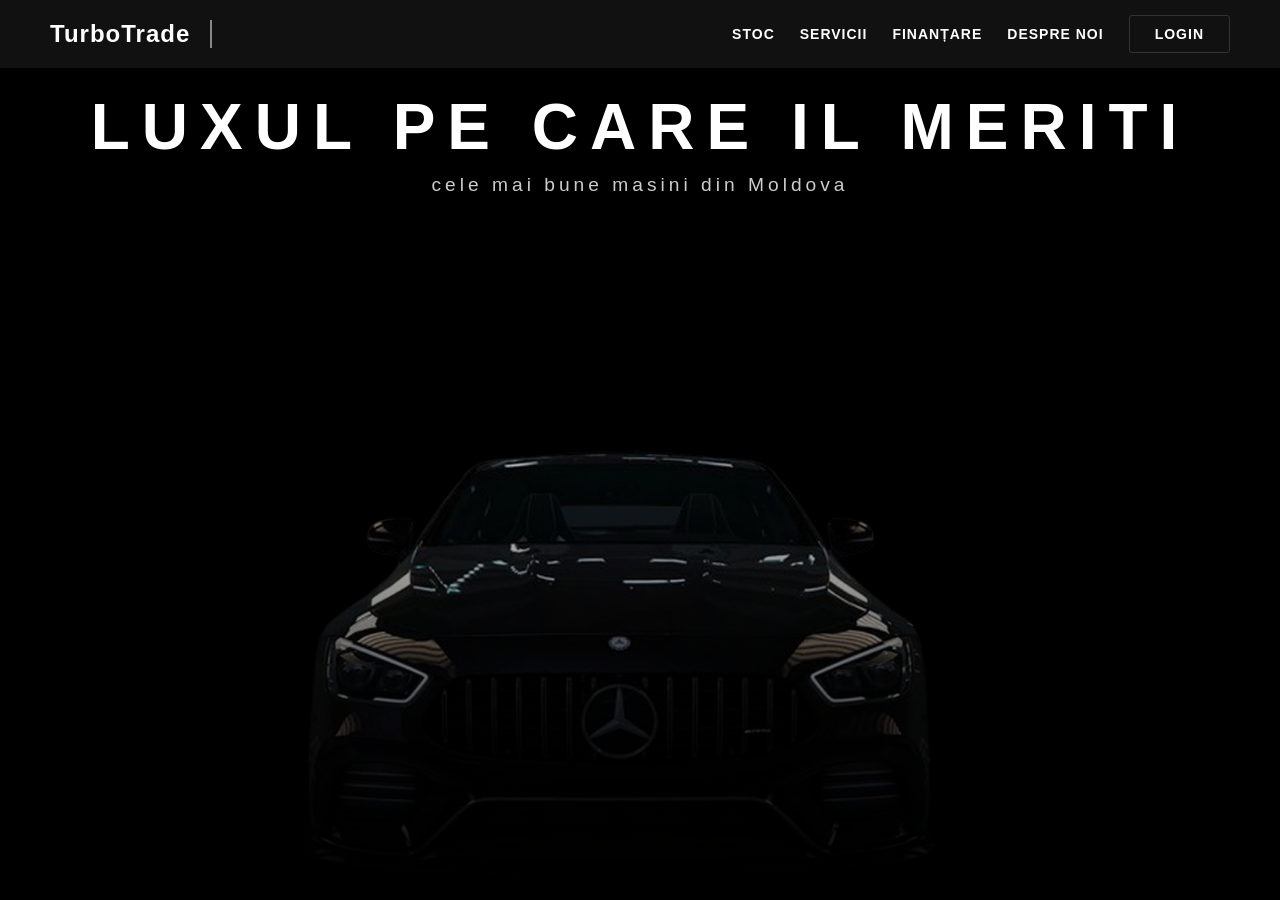
<file: index.html>
<!DOCTYPE html>
<html lang="en">
<head>
    <link rel="stylesheet" href="style.css">
    <meta charset="UTF-8">
    <meta name="viewport" content="width=device-width, initial-scale=1.0">
    <title>TurboTrade</title>
</head>
<body>
    <nav class="navbar">
    <div class="logo"><a href="index.html">TurboTrade</a></div>
    <ul class="navbtn">
        <li><a href="catalog.html">STOC</a></li>
        <li><a href="servicii.html">SERVICII</a></li>
        <li><a href="finantare.html">FINANȚARE</a></li>
        <li><a href="despre-noi.html">DESPRE NOI</a></li>

        <li class="login-btn-outline" id="nav-login"><a href="login.html">LOGIN</a></li>
        <li class="login-btn-outline" id="nav-profil" style="display: none;"><a href="profil.html">PROFIL</a></li>
    </ul>
</nav>

    <main>
        <section class="herocontent">
            <h1>Luxul pe care il meriti</h1>
            <p>cele mai bune masini din Moldova</p>
        </section>
    </main>
    <script src="navbar.js"></script>
</body>
</html>
</file>
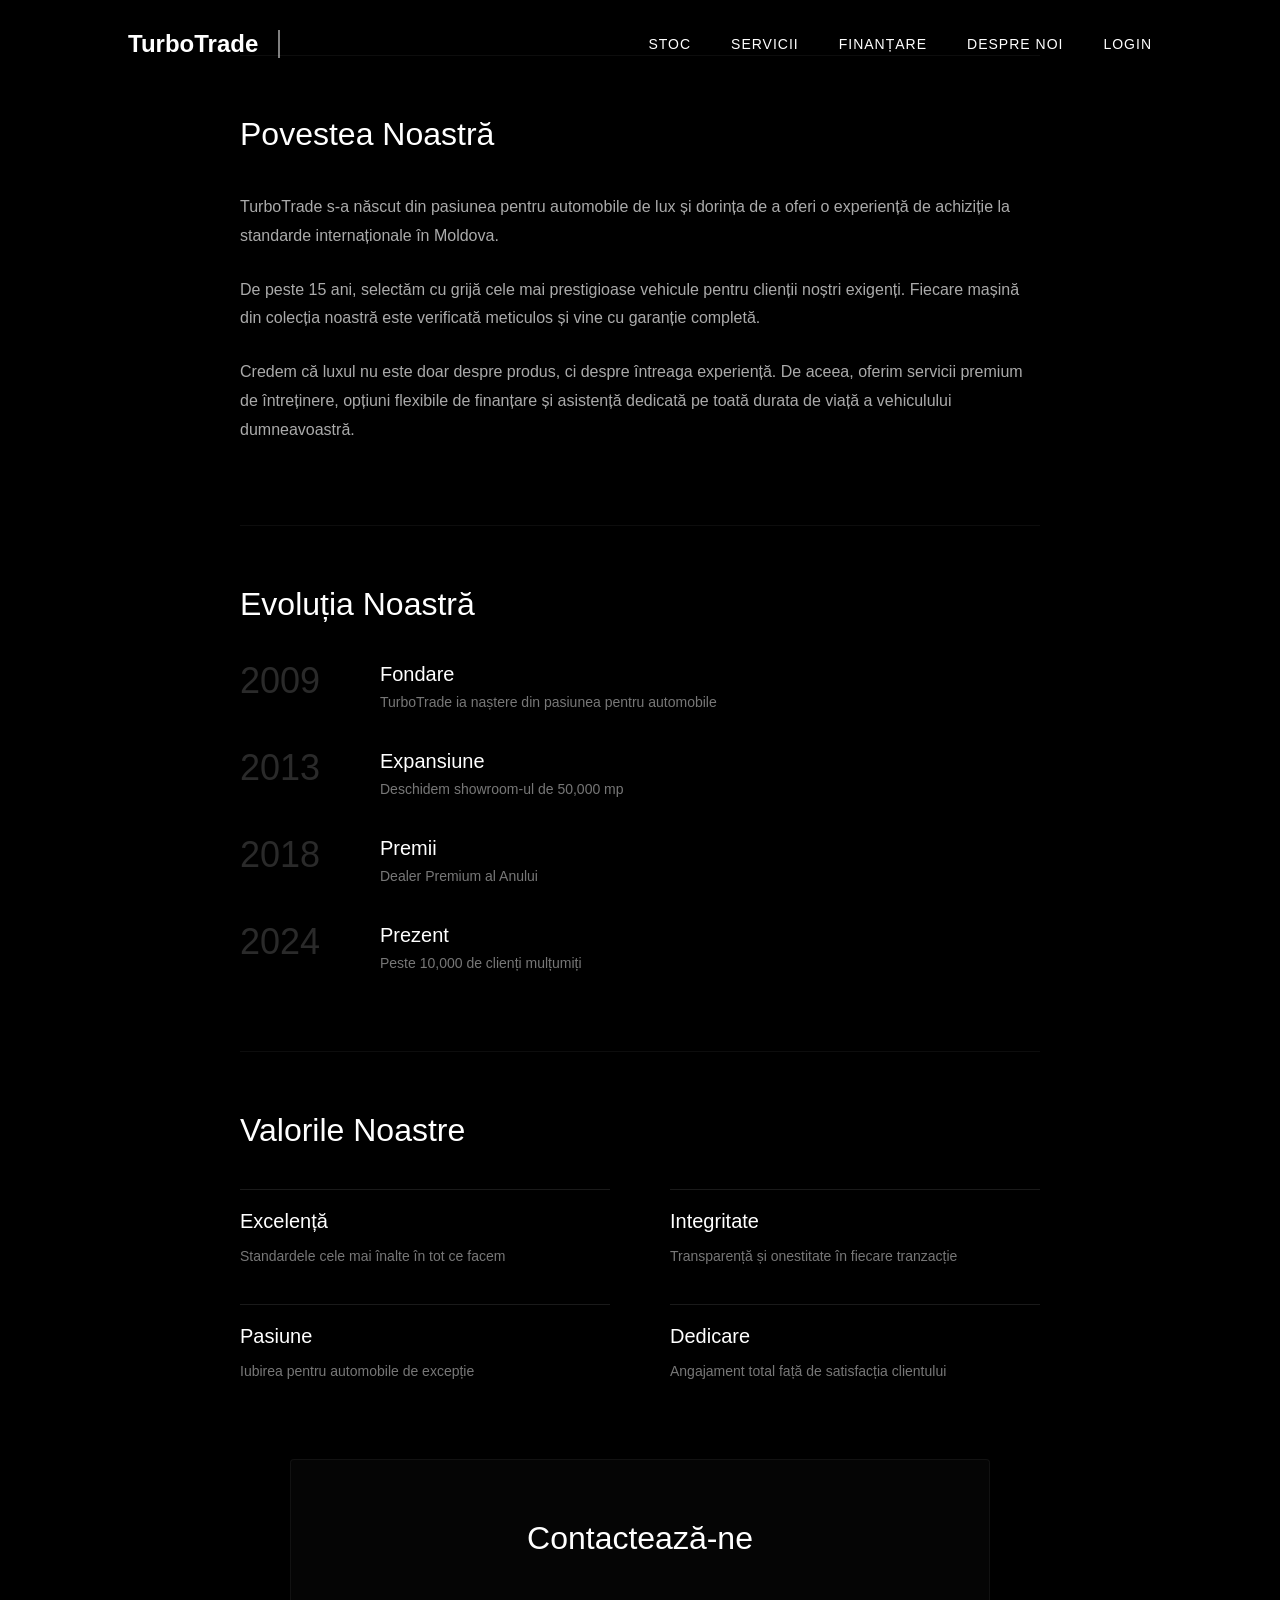
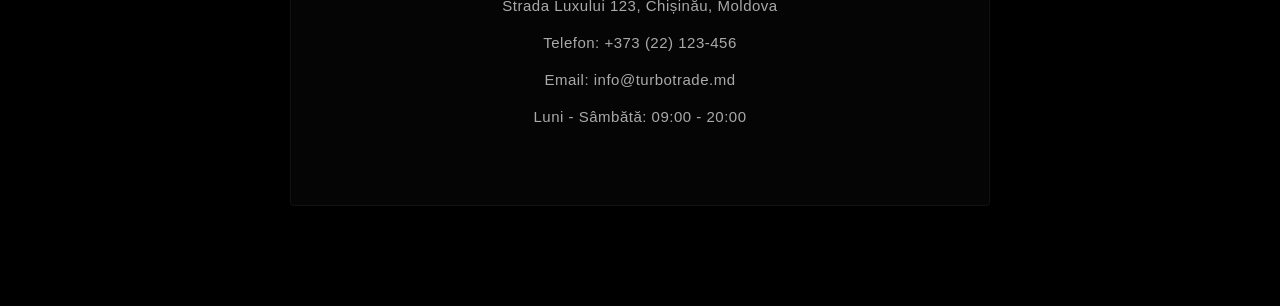
<file: despre-noi.html>
<!DOCTYPE html>
<html lang="ro">
<head>
    <meta charset="UTF-8">
    <meta name="viewport" content="width=device-width, initial-scale=1.0">
    <title>TurboTrade - Despre Noi</title>
    <link rel="stylesheet" href="despre-noi.css">
</head>
<body>

    <nav class="navbar">
        <div class="logo"><a href="index.html">TurboTrade</a></div>
        <ul class="navbtn">
            <li><a href="catalog.html">STOC</a></li>
            <li><a href="servicii.html">SERVICII</a></li>
            <li><a href="finantare.html">FINANȚARE</a></li>
            <li><a href="despre-noi.html">DESPRE NOI</a></li>
            
            <li class="login-btn-outline" id="nav-login"><a href="login.html">LOGIN</a></li>
            <li class="login-btn-outline" id="nav-profil" style="display: none;"><a href="profil.html">PROFIL</a></li>
            
        </ul>
    </nav>
    <div class="container">

        <header class="page-header">
            <h1>DESPRE NOI</h1>
            <p>15 ani de excelență automobilistică</p>
        </header>

        <section class="about-section">
            <h2 class="section-title">Povestea Noastră</h2>
            <div class="about-text">
                <p>TurboTrade s-a născut din pasiunea pentru automobile de lux și dorința de a oferi o experiență de achiziție la standarde internaționale în Moldova.</p>
                <p>De peste 15 ani, selectăm cu grijă cele mai prestigioase vehicule pentru clienții noștri exigenți. Fiecare mașină din colecția noastră este verificată meticulos și vine cu garanție completă.</p>
                <p>Credem că luxul nu este doar despre produs, ci despre întreaga experiență. De aceea, oferim servicii premium de întreținere, opțiuni flexibile de finanțare și asistență dedicată pe toată durata de viață a vehiculului dumneavoastră.</p>
            </div>
        </section>

        <section class="about-section">
            <h2 class="section-title">Evoluția Noastră</h2>
            
            <div class="timeline">
                <div class="timeline-item">
                    <div class="timeline-year">2009</div>
                    <div class="timeline-content">
                        <h3>Fondare</h3>
                        <p>TurboTrade ia naștere din pasiunea pentru automobile</p>
                    </div>
                </div>
                
                <div class="timeline-item">
                    <div class="timeline-year">2013</div>
                    <div class="timeline-content">
                        <h3>Expansiune</h3>
                        <p>Deschidem showroom-ul de 50,000 mp</p>
                    </div>
                </div>
                
                <div class="timeline-item">
                    <div class="timeline-year">2018</div>
                    <div class="timeline-content">
                        <h3>Premii</h3>
                        <p>Dealer Premium al Anului</p>
                    </div>
                </div>
                
                <div class="timeline-item">
                    <div class="timeline-year">2024</div>
                    <div class="timeline-content">
                        <h3>Prezent</h3>
                        <p>Peste 10,000 de clienți mulțumiți</p>
                    </div>
                </div>
            </div>
        </section>

        <section class="about-section">
            <h2 class="section-title">Valorile Noastre</h2>
            
            <div class="values-grid">
                <div class="value-box">
                    <h3>Excelență</h3>
                    <p>Standardele cele mai înalte în tot ce facem</p>
                </div>
                <div class="value-box">
                    <h3>Integritate</h3>
                    <p>Transparență și onestitate în fiecare tranzacție</p>
                </div>
                <div class="value-box">
                    <h3>Pasiune</h3>
                    <p>Iubirea pentru automobile de excepție</p>
                </div>
                <div class="value-box">
                    <h3>Dedicare</h3>
                    <p>Angajament total față de satisfacția clientului</p>
                </div>
            </div>
        </section>

        <section class="contact-section">
            <div class="contact-box">
                <h2>Contactează-ne</h2>
                <p>Strada Luxului 123, Chișinău, Moldova</p>
                <p>Telefon: +373 (22) 123-456</p>
                <p>Email: info@turbotrade.md</p>
                <p>Luni - Sâmbătă: 09:00 - 20:00</p>
            </div>
        </section>

    </div>
    <script src="navbar.js"></script>
</body>
</html>
</file>
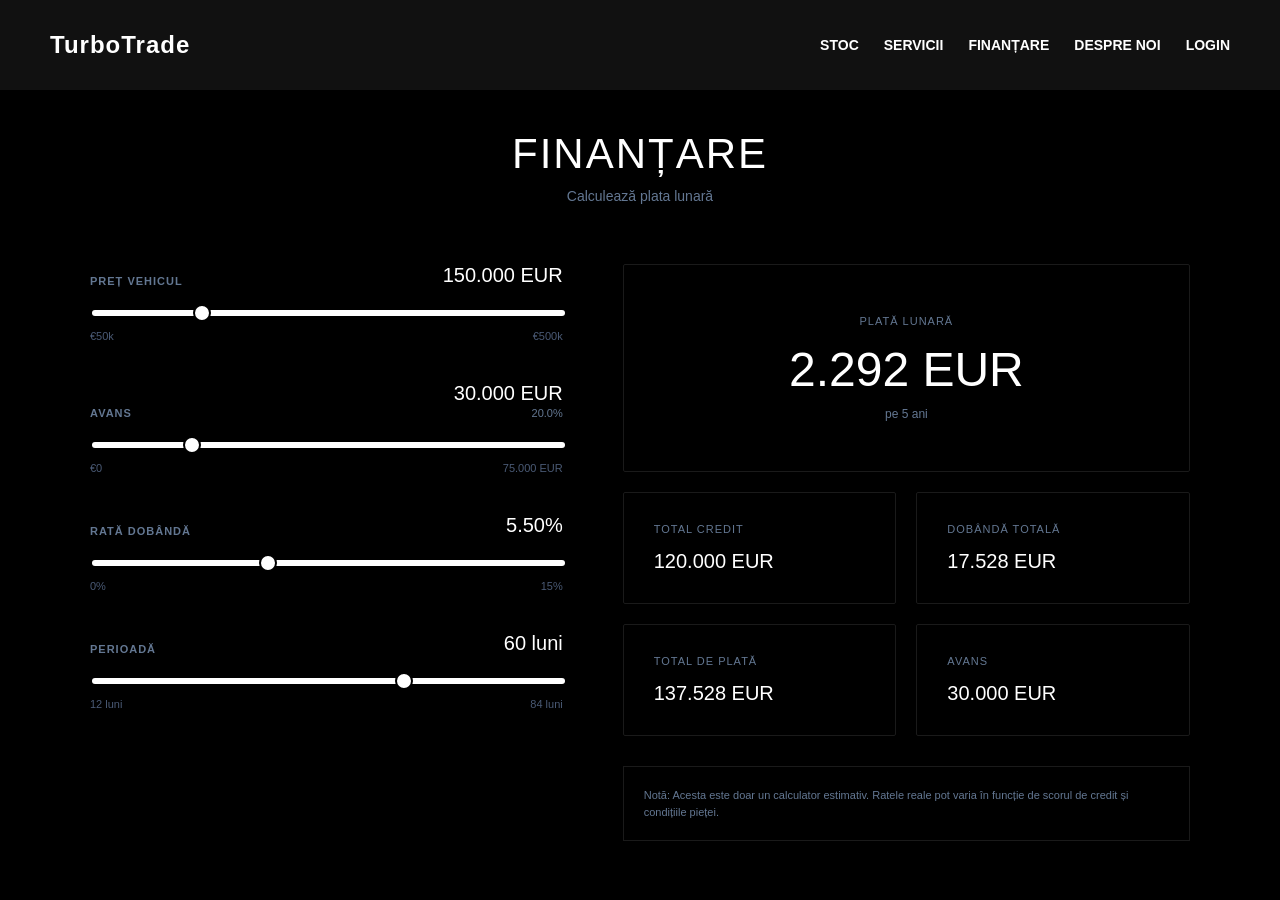
<file: finantare.html>
<!DOCTYPE html>
<html lang="ro">
<head>
    <meta charset="UTF-8">
    <meta name="viewport" content="width=device-width, initial-scale=1.0">
    <title>TurboTrade - Finanțare</title>
    <link rel="stylesheet" href="finantare.css">
</head>
<body class="dark-theme">

    <nav class="navbar">
    <div class="logo"><a href="index.html">TurboTrade</a></div>
    <ul class="navbtn">
        <li><a href="catalog.html">STOC</a></li>
        <li><a href="servicii.html">SERVICII</a></li>
        <li><a href="finantare.html">FINANȚARE</a></li>
        <li><a href="despre-noi.html">DESPRE NOI</a></li>

        <li class="login-btn-outline" id="nav-login"><a href="login.html">LOGIN</a></li>
        <li class="login-btn-outline" id="nav-profil" style="display: none;"><a href="profil.html">PROFIL</a></li>
    </ul>
</nav>

    <main class="calculator-page">
        
        <header class="page-header">
            <h1>FINANȚARE</h1>
            <p>Calculează plata lunară</p>
        </header>

        <section class="calculator-container">
            
            <div class="calc-inputs">
                
                <div class="input-group">
                    <div class="input-header">
                        <span class="label">PREȚ VEHICUL</span>
                        <span class="value">150.000 EUR</span>
                    </div>
                    <input type="range" min="50000" max="500000" value="150000" class="custom-slider">
                    <div class="input-bounds">
                        <span>€50k</span>
                        <span>€500k</span>
                    </div>
                </div>

                <div class="input-group">
                    <div class="input-header">
                        <span class="label">AVANS</span>
                        <div class="value-container">
                            <span class="value">30.000 EUR</span>
                            <span class="sub-value">20.0%</span>
                        </div>
                    </div>
                    <input type="range" min="0" max="75000" value="30000" class="custom-slider">
                    <div class="input-bounds">
                        <span>€0</span>
                        <span>75.000 EUR</span>
                    </div>
                </div>

                <div class="input-group">
                    <div class="input-header">
                        <span class="label">RATĂ DOBÂNDĂ</span>
                        <span class="value">5.50%</span>
                    </div>
                    <input type="range" min="0" max="15" value="5.5" step="0.1" class="custom-slider">
                    <div class="input-bounds">
                        <span>0%</span>
                        <span>15%</span>
                    </div>
                </div>

                <div class="input-group">
                    <div class="input-header">
                        <span class="label">PERIOADĂ</span>
                        <span class="value">60 luni</span>
                    </div>
                    <input type="range" min="12" max="84" value="60" step="12" class="custom-slider">
                    <div class="input-bounds">
                        <span>12 luni</span>
                        <span>84 luni</span>
                    </div>
                </div>

            </div>

            <div class="calc-results">
                
                <div class="result-card primary-result">
                    <span class="result-label">PLATĂ LUNARĂ</span>
                    <h2 class="result-value-large">2.292 EUR</h2>
                    <span class="result-subtext">pe 5 ani</span>
                </div>

                <div class="results-grid">
                    <div class="result-card">
                        <span class="result-label">TOTAL CREDIT</span>
                        <span class="result-value">120.000 EUR</span>
                    </div>
                    <div class="result-card">
                        <span class="result-label">DOBÂNDĂ TOTALĂ</span>
                        <span class="result-value">17.528 EUR</span>
                    </div>
                    <div class="result-card">
                        <span class="result-label">TOTAL DE PLATĂ</span>
                        <span class="result-value">137.528 EUR</span>
                    </div>
                    <div class="result-card">
                        <span class="result-label">AVANS</span>
                        <span class="result-value">30.000 EUR</span>
                    </div>
                </div>

                <div class="calc-note">
                    <p>Notă: Acesta este doar un calculator estimativ. Ratele reale pot varia în funcție de scorul de credit și condițiile pieței.</p>
                </div>

            </div>
        </section>
    </main>
    
    <script src="script.js"></script>
    <script src="navbar.js"></script>
</body>
</html>
</file>
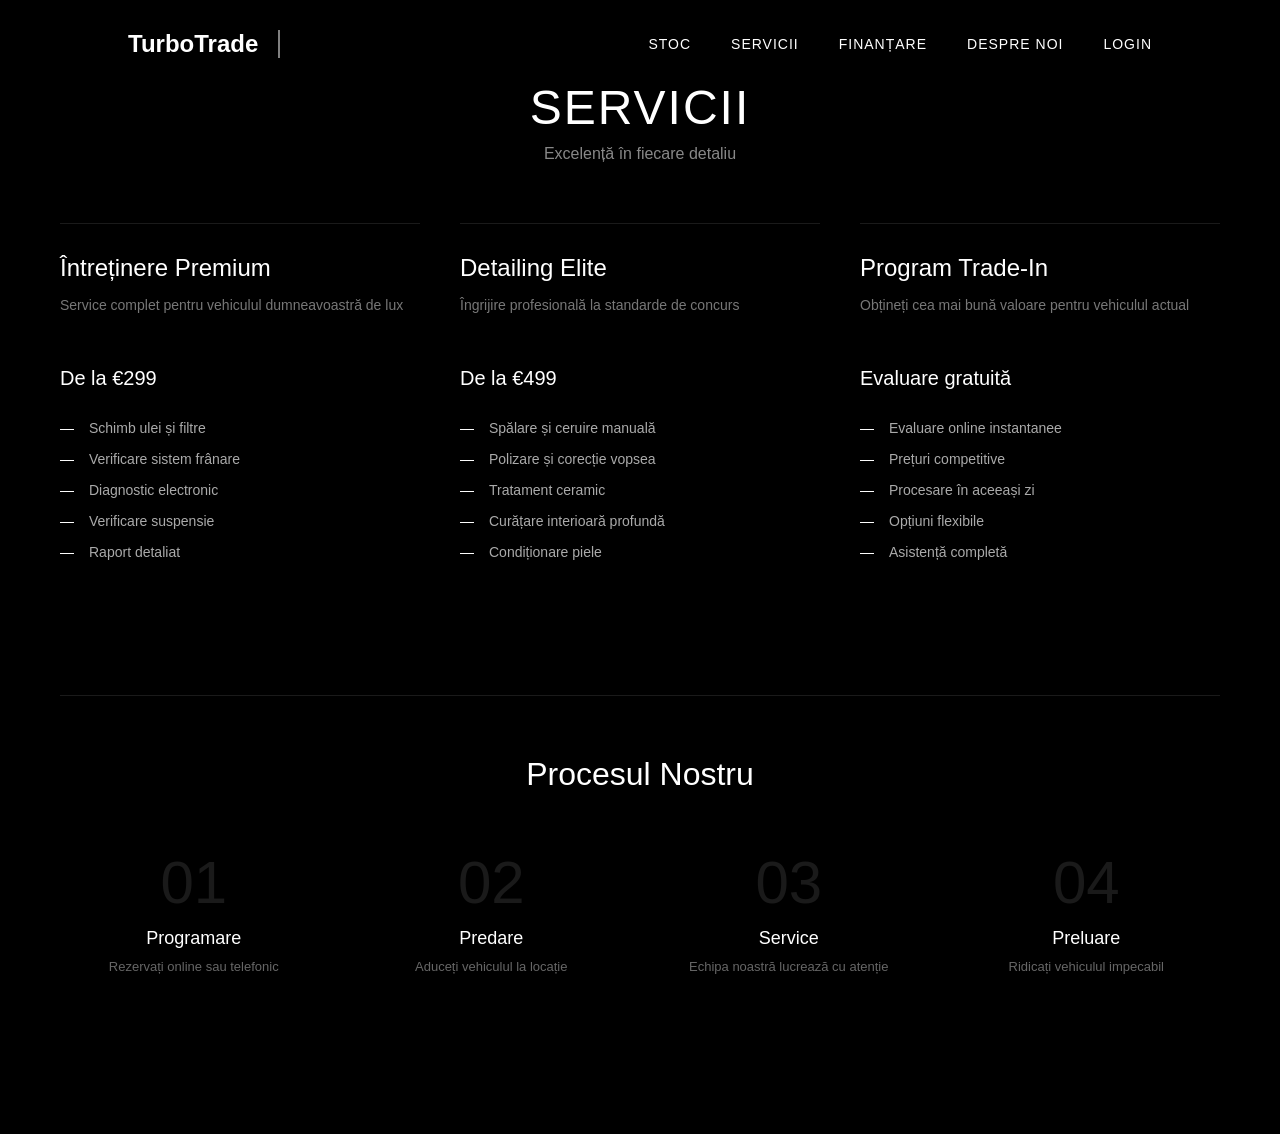
<file: servicii.html>
<!DOCTYPE html>
<html lang="ro">
<head>
    <meta charset="UTF-8">
    <meta name="viewport" content="width=device-width, initial-scale=1.0">
    <title>TurboTrade - Servicii</title>
    <link rel="stylesheet" href="servicii.css">
</head>
<body>

    <nav class="navbar">
        <div class="logo"><a href="index.html">TurboTrade</a></div>
        <ul class="navbtn">
            <li><a href="catalog.html">STOC</a></li>
            <li><a href="servicii.html">SERVICII</a></li>
            <li><a href="finantare.html">FINANȚARE</a></li>
            <li><a href="despre-noi.html">DESPRE NOI</a></li>
            
            <li class="login-btn-outline" id="nav-login"><a href="login.html">LOGIN</a></li>
            <li class="login-btn-outline" id="nav-profil" style="display: none;"><a href="profil.html">PROFIL</a></li>
            
        </ul>
    </nav>

    <div class="container">
        <header class="page-header">
            <h1>SERVICII</h1>
            <p>Excelență în fiecare detaliu</p>
        </header>

        <section class="services-grid">
            <div class="service-column">
                <h2>Întreținere Premium</h2>
                <p class="service-desc">Service complet pentru vehiculul dumneavoastră de lux</p>
                <div class="service-price">De la €299</div>
                <ul class="service-list">
                    <li>Schimb ulei și filtre</li>
                    <li>Verificare sistem frânare</li>
                    <li>Diagnostic electronic</li>
                    <li>Verificare suspensie</li>
                    <li>Raport detaliat</li>
                </ul>
            </div>

            <div class="service-column">
                <h2>Detailing Elite</h2>
                <p class="service-desc">Îngrijire profesională la standarde de concurs</p>
                <div class="service-price">De la €499</div>
                <ul class="service-list">
                    <li>Spălare și ceruire manuală</li>
                    <li>Polizare și corecție vopsea</li>
                    <li>Tratament ceramic</li>
                    <li>Curățare interioară profundă</li>
                    <li>Condiționare piele</li>
                </ul>
            </div>

            <div class="service-column">
                <h2>Program Trade-In</h2>
                <p class="service-desc">Obțineți cea mai bună valoare pentru vehiculul actual</p>
                <div class="service-price">Evaluare gratuită</div>
                <ul class="service-list">
                    <li>Evaluare online instantanee</li>
                    <li>Prețuri competitive</li>
                    <li>Procesare în aceeași zi</li>
                    <li>Opțiuni flexibile</li>
                    <li>Asistență completă</li>
                </ul>
            </div>
        </section>

        <hr class="divider">

        <section class="process-section">
            <h2 class="process-title">Procesul Nostru</h2>
            
            <div class="process-grid">
                <div class="process-step">
                    <div class="step-number">01</div>
                    <div class="step-title">Programare</div>
                    <div class="step-desc">Rezervați online sau telefonic</div>
                </div>
                
                <div class="process-step">
                    <div class="step-number">02</div>
                    <div class="step-title">Predare</div>
                    <div class="step-desc">Aduceți vehiculul la locație</div>
                </div>
                
                <div class="process-step">
                    <div class="step-number">03</div>
                    <div class="step-title">Service</div>
                    <div class="step-desc">Echipa noastră lucrează cu atenție</div>
                </div>
                
                <div class="process-step">
                    <div class="step-number">04</div>
                    <div class="step-title">Preluare</div>
                    <div class="step-desc">Ridicați vehiculul impecabil</div>
                </div>
            </div>
        </section>
    
    </div>
    <script src="navbar.js"></script>
</body>
</html>
</file>
<file: style.css>
* {
    margin: 0;
    padding: 0;
    box-sizing: border-box;
}

body {
    background-color: #000; /* Fundal negru de siguranță */
    font-family: 'Inter', sans-serif; /* Sau orice font clean ai ales */
    overflow-x: hidden; /* Previne scroll-ul orizontal */
}
nav {
    display: flex;
    justify-content: space-between;
    align-items: center;
    padding: 30px 10%; /* Spațiu generos pe laterale */
    position: absolute;
    top: 0;
    width: 100%;
    z-index: 1000;
}

.logo {
    color: white;
    font-size: 24px;
    font-weight: bold;
    padding-right: 20px;
    border-right: 2px solid rgba(255, 255, 255, 0.5); /* Bara verticală din Figma */
}

.navbtn {
    display: flex;
    list-style: none;
    gap: 40px; /* Spațiu între link-uri */
}

.navbtn a {
    color: white;
    text-decoration: none;
    text-transform: uppercase;
    font-size: 14px;
    letter-spacing: 1px;
    transition: opacity 0.3s;
}

.navbtn a:hover {
    opacity: 0.7;
}
.logo a, .logo a:visited {
    color: #ffffff; /* Forțează culoarea albă mereu */
    text-decoration: none; /* Elimină liniuța de sub link, dacă există */
}

.herocontent {
    position: relative;
    height: 100vh;
    width: 100%;

    background: linear-gradient(to bottom, 
                rgba(0,0,0,0.8) 0%, 
                transparent 40%, 
                rgba(0,0,0,1) 100%), 
                url('imagini/masinahero.png');

    /* CONFIGURAȚIA PENTRU A COBORÎ MAȘINA */
    background-size: 75%;               
    background-position: center 98%;    
    background-repeat: no-repeat;
    background-color: #000;

    display: flex;
    flex-direction: column;
    justify-content: flex-start;
    align-items: center;
    padding-top: 10vh;                  
    text-align: center;
    color: white;
}

.herocontent h1 {
    font-size: 4rem;
    text-transform: uppercase;
    letter-spacing: 12px;
    margin-bottom: 10px;
}

.herocontent p{
    font-size: 1.2rem;
    letter-spacing: 4px;
    color: rgba(255, 255, 255, 0.8);
}
 
/* --- SETĂRI GENERALE PENTRU DARK THEME --- */
body.dark-theme {
    background-color: #000000;
    color: #ffffff;
    font-family: 'Segoe UI', Tahoma, Geneva, Verdana, sans-serif;
    margin: 0;
    padding: 0;
    min-height: 100vh;
    display: flex;
    flex-direction: column;
}

/* --- MENIUL DE NAVIGARE (NAVBAR) --- */
.navbar {
    display: flex;
    justify-content: space-between;
    align-items: center;
    padding: 30px 60px;
}

.navbar {
    display: flex;
    justify-content: space-between;
    align-items: center;
    background-color: #111; /* Un negru elegant pentru tema auto */
    padding: 20px 50px;
}

.logo a {
    color: #fff;
    text-decoration: none;
    font-size: 24px;
    font-weight: bold;
    letter-spacing: 1px;
}

.navbtn {
    list-style: none;
    display: flex;
    align-items: center;
    gap: 25px;
}

.navbtn li a {
    color: #fff;
    text-decoration: none;
    font-size: 14px;
    font-weight: 600;
    transition: color 0.3s;
}

/* Butonul de login din meniu */
.login-btn-outline a {
    color: #fff !important;
    border: 1px solid #333;
    padding: 10px 25px;
    border-radius: 3px;
    font-weight: bold;
}

.login-btn-outline a:hover {
    background-color: #fff;
    color: #000 !important;
}


.login-container {
    flex: 1;
    display: flex;
    justify-content: center;
    align-items: center;
    padding: 50px 20px;
}

.login-box {
    width: 100%;
    max-width: 420px;
    display: flex;
    flex-direction: column;
    gap: 25px;
}


.input-group {
    display: flex;
    flex-direction: column;
    gap: 10px;
}

.input-group label {
    color: #637792; 
    font-size: 11px;
    font-weight: bold;
    letter-spacing: 1px;
}

.input-group input {
    background-color: #030303;
    border: 1px solid #1a1a1a;
    color: #fff;
    padding: 15px;
    border-radius: 4px;
    font-size: 14px;
    outline: none;
    transition: border-color 0.3s;
}

.input-group input:focus {
    border-color: #444;
}

.input-group input::placeholder {
    color: #444;
}


.form-options {
    display: flex;
    justify-content: space-between;
    align-items: center;
    font-size: 13px;
}

.remember-me {
    display: flex;
    align-items: center;
    gap: 8px;
    color: #aaa;
    cursor: pointer;
}

.forgot-password {
    color: #aaa;
    text-decoration: none;
    transition: color 0.3s;
}

.forgot-password:hover {
    color: #fff;
}


.submit-btn {
    background-color: transparent;
    color: #fff;
    border: 1px solid #222;
    padding: 18px;
    font-size: 12px;
    font-weight: bold;
    letter-spacing: 2px;
    cursor: pointer;
    border-radius: 3px;
    margin-top: 10px;
    transition: all 0.3s ease;
}

.submit-btn:hover {
    background-color: #fff;
    color: #000;
}


.register-link {
    text-align: center;
    font-size: 13px;
    color: #666;
}

.register-link a {
    color: #fff;
    text-decoration: none;
    font-weight: bold;
    margin-left: 5px;
}


.divider {
    height: 1px;
    background-color: #111;
    margin: 20px 0;
}


.benefits-section {
    text-align: center;
}

.benefits-section h4 {
    color: #4a5a75;
    font-size: 11px;
    letter-spacing: 1px;
    margin-bottom: 20px;
}

.benefits-section ul {
    list-style: none;
    padding: 0;
    margin: 0 auto;
    display: inline-block;
    text-align: left;
}

.benefits-section li {
    color: #aaa;
    font-size: 13px;
    margin-bottom: 15px;
    position: relative;
    padding-left: 25px;
}

.benefits-section li::before {
    content: "—";
    position: absolute;
    left: 0;
    color: #aaa;
}

/* Stilizare mesaje feedback */
.feedback-msg {
    padding: 10px;
    margin-bottom: 15px;
    border-radius: 5px;
    text-align: center;
    font-weight: bold;
    font-size: 0.9rem;
}

.feedback-msg.error {
    background-color: #ff4d4d;
    color: white;
    border: 1px solid #cc0000;
}

.feedback-msg.success {
    background-color: #4CAF50;
    color: white;
    border: 1px solid #2e7d32;
}

/* Animație CSS simplă pentru eroare la buton (Sarcina g) */
@keyframes shake {
    0%, 100% { transform: translateX(0); }
    25% { transform: translateX(-5px); }
    50% { transform: translateX(5px); }
    75% { transform: translateX(-5px); }
}

.btn-error-shake {
    animation: shake 0.4s ease-in-out;
    background-color: #ff4d4d !important;
}
</file>
<file: despre-noi.css>
* {
    margin: 0;
    padding: 0;
    box-sizing: border-box;
}

body {
    background-color: #000; 
    font-family: 'Inter', sans-serif; 
    overflow-x: hidden; 
}

nav {
    display: flex;
    justify-content: space-between;
    align-items: center;
    padding: 30px 10%; 
    position: absolute;
    top: 0;
    width: 100%;
    z-index: 1000;
}

.logo {
    color: white;
    font-size: 24px;
    font-weight: bold;
    padding-right: 20px;
    border-right: 2px solid rgba(255, 255, 255, 0.5); 
}

.navbtn {
    display: flex;
    list-style: none;
    gap: 40px; 
}

.navbtn a {
    color: white;
    text-decoration: none;
    text-transform: uppercase;
    font-size: 14px;
    letter-spacing: 1px;
    transition: opacity 0.3s;
}

.logo a, .logo a:visited {
    color: #ffffff; /* Forțează culoarea albă mereu */
    text-decoration: none; /* Elimină liniuța de sub link, dacă există */
}

.navbtn a:hover {
    opacity: 0.7;
}

.about-section {
    max-width: 800px;
    margin: 0 auto 80px auto;
    border-top: 1px solid rgba(255, 255, 255, 0.05);
    padding-top: 60px;
}

.section-title {
    font-size: 32px;
    font-weight: 300;
    margin-bottom: 40px;
    color: #ffffff !important;
}

.about-text p {
    color: #aaaaaa;
    font-size: 16px;
    line-height: 1.8;
    margin-bottom: 25px;
}

.timeline {
    display: flex;
    flex-direction: column;
    gap: 40px;
}

.timeline-item {
    display: flex;
    align-items: flex-start;
    gap: 40px;
}

.timeline-year {
    font-size: 36px;
    font-weight: 200;
    color: #2a2a2a; 
    min-width: 100px;
    line-height: 1;
}

.timeline-content h3 {
    font-size: 20px;
    font-weight: 400;
    color: #ffffff !important;
    margin-bottom: 8px;
}

.timeline-content p {
    color: #777777;
    font-size: 14px;
}

.values-grid {
    display: grid;
    grid-template-columns: repeat(2, 1fr);
    column-gap: 60px;
    row-gap: 40px;
}

.value-box {
    border-top: 1px solid rgba(255, 255, 255, 0.1);
    padding-top: 20px;
}

.value-box h3 {
    font-size: 20px;
    font-weight: 400;
    color: #ffffff !important;
    margin-bottom: 15px;
}

.value-box p {
    color: #777777;
    font-size: 14px;
}

.contact-section {
    padding-bottom: 100px;
    display: flex;
    justify-content: center;
}

.contact-box {
    border: 1px solid rgba(255, 255, 255, 0.05);
    background-color: rgba(255, 255, 255, 0.02);
    padding: 60px 80px;
    text-align: center;
    border-radius: 4px;
    width: 100%;
    max-width: 700px;
}

.contact-box h2 {
    font-size: 32px;
    font-weight: 300;
    margin-bottom: 40px;
    color: #ffffff !important;
}

.contact-box p {
    color: #aaaaaa;
    font-size: 15px;
    margin-bottom: 20px;
    letter-spacing: 0.5px;
}
</file>
<file: finantare.css>
body {
    background-color: #000000;
    color: #ffffff;
    font-family: 'Segoe UI', Tahoma, Geneva, Verdana, sans-serif;
    margin: 0;
    padding: 0;
    min-height: 100vh;
    display: flex;
    flex-direction: column;
}
nav, .navbar {
    display: flex;
    justify-content: space-between;
    align-items: center;
    padding: 30px 60px;
}

.logo, nav .logo {
    font-size: 22px;
    font-weight: bold;
    letter-spacing: -0.5px;
}

.navbar {
    display: flex;
    justify-content: space-between;
    align-items: center;
    background-color: #111; /* Un negru elegant pentru tema auto */
    padding: 20px 50px;
}

.logo a {
    color: #fff;
    text-decoration: none;
    font-size: 24px;
    font-weight: bold;
    letter-spacing: 1px;
}

.navbtn {
    list-style: none;
    display: flex;
    align-items: center;
    gap: 25px;
}

.navbtn li a {
    color: #fff;
    text-decoration: none;
    font-size: 14px;
    font-weight: 600;
    transition: color 0.3s;
}

.logo a, .logo a:visited {
    color: #ffffff; /* Forțează culoarea albă mereu */
    text-decoration: none; /* Elimină liniuța de sub link, dacă există */
}


.calculator-page {
    padding-bottom: 50px;
}

.page-header {
    text-align: center;
    margin: 40px 0 60px 0;
}

.page-header h1 {
    font-size: 42px;
    font-weight: 300;
    letter-spacing: 2px;
    margin: 0 0 10px 0;
}

.page-header p {
    color: #637792;
    font-size: 14px;
    margin: 0;
}

.calculator-container {
    display: flex;
    max-width: 1100px;
    margin: 0 auto;
    gap: 60px;
    padding: 0 20px;
}

.calc-inputs {
    flex: 1;
    display: flex;
    flex-direction: column;
    gap: 40px;
}

.calc-results {
    flex: 1.2;
    display: flex;
    flex-direction: column;
    gap: 20px;
}

.input-header {
    display: flex;
    justify-content: space-between;
    align-items: flex-end;
    margin-bottom: 15px;
}

.input-header .label {
    color: #637792;
    font-size: 11px;
    font-weight: bold;
    letter-spacing: 1px;
}

.input-header .value {
    font-size: 20px;
    color: #fff;
}

.value-container { text-align: right; }
.value-container .sub-value {
    display: block;
    color: #637792;
    font-size: 11px;
    margin-top: 2px;
}

.input-bounds {
    display: flex;
    justify-content: space-between;
    color: #4a5a75;
    font-size: 11px;
    margin-top: 10px;
}

/* Slidere Customizate */
.custom-slider {
    -webkit-appearance: none;
    width: 100%;
    height: 6px;
    background: #fff;
    border-radius: 3px;
    outline: none;
}

.custom-slider::-webkit-slider-thumb {
    -webkit-appearance: none;
    appearance: none;
    width: 18px;
    height: 18px;
    border-radius: 50%;
    background: #fff;
    cursor: pointer;
    border: 2px solid #000;
}

/* Carduri Rezultate */
.result-card {
    border: 1px solid #1a1a1a;
    background-color: transparent;
    padding: 30px;
    border-radius: 2px;
    display: flex;
    flex-direction: column;
    justify-content: center;
}

.primary-result {
    text-align: center;
    padding: 50px 30px;
}

.result-label {
    color: #637792;
    font-size: 11px;
    letter-spacing: 1px;
    margin-bottom: 15px;
    text-transform: uppercase;
}

.result-value-large {
    font-size: 48px;
    font-weight: 300;
    margin: 0 0 10px 0;
}

.result-subtext {
    color: #637792;
    font-size: 12px;
}

.results-grid {
    display: grid;
    grid-template-columns: 1fr 1fr;
    gap: 20px;
}

.result-value {
    font-size: 20px;
    color: #fff;
}

.calc-note {
    border: 1px solid #1a1a1a;
    padding: 20px;
    margin-top: 10px;
}

.calc-note p {
    color: #637792;
    font-size: 11px;
    margin: 0;
    line-height: 1.5;
}
</file>
<file: servicii.css>
* {
    margin: 0;
    padding: 0;
    box-sizing: border-box;
}

body {
    background-color: #000; 
    font-family: 'Inter', sans-serif; 
    overflow-x: hidden; 
}

.container {
    max-width: 1200px;
    margin: 0 auto;
    padding: 0 20px;
}

nav {
    display: flex;
    justify-content: space-between;
    align-items: center;
    padding: 30px 10%; 
    position: absolute;
    top: 0;
    width: 100%;
    z-index: 1000;
}

.logo {
    font-size: 24px;
    font-weight: 300;
    text-decoration: none;
    color: #ffffff;
}

.logo {
    color: white;
    font-size: 24px;
    font-weight: bold;
    padding-right: 20px;
    border-right: 2px solid rgba(255, 255, 255, 0.5); 
}

.navbtn {
    display: flex;
    list-style: none;
    gap: 40px; /* Spațiu între link-uri */
}

.navbtn a {
    color: white;
    text-decoration: none;
    text-transform: uppercase;
    font-size: 14px;
    letter-spacing: 1px;
    transition: opacity 0.3s;
}

.navbtn a:hover {
    opacity: 0.7;
}

.logo a, .logo a:visited {
    color: #ffffff; /* Forțează culoarea albă mereu */
    text-decoration: none; /* Elimină liniuța de sub link, dacă există */
}

/* Secțiunea Titlu Pagina */
.page-header {
    text-align: center;
    padding: 80px 0 60px;
}

.page-header h1 {
    font-size: 48px;
    font-weight: 300;
    letter-spacing: 2px;
    margin-bottom: 10px;
    color: #ffffff !important; /* Forțăm vizibilitatea peste alte setări CSS */
}

.page-header p {
    color: #888;
    font-size: 16px;
}

/* Grid Servicii (3 coloane) */
.services-grid {
    display: grid;
    grid-template-columns: repeat(3, 1fr);
    gap: 40px;
    padding-bottom: 60px;
}

.service-column {
    padding-top: 30px;
    border-top: 1px solid rgba(255, 255, 255, 0.1);
}

.service-column h2 {
    font-size: 24px;
    font-weight: 400;
    margin-bottom: 15px;
    color: #ffffff !important; /* Forțăm vizibilitatea */
}

.service-desc {
    color: #777;
    font-size: 14px;
    margin-bottom: 25px;
    min-height: 45px;
}

.service-price {
    font-size: 20px;
    font-weight: 300;
    margin-bottom: 30px;
    color: #ffffff !important; /* Forțăm vizibilitatea */
}

.service-list {
    list-style: none;
}

.service-list li {
    font-size: 14px;
    color: #aaa;
    margin-bottom: 15px;
    display: flex;
    align-items: flex-start;
}

.service-list li::before {
    content: "—";
    margin-right: 15px;
    color: #ffffff;
}

/* Linie despărțitoare */
.divider {
    border: 0;
    height: 1px;
    background: rgba(255, 255, 255, 0.1);
    margin: 60px 0;
}

/* Secțiunea Proces (4 coloane) */
.process-section {
    text-align: center;
    padding-bottom: 80px;
}

.process-title {
    font-size: 32px;
    font-weight: 300;
    margin-bottom: 60px;
    color: #ffffff;
}

.process-grid {
    display: grid;
    grid-template-columns: repeat(4, 1fr);
    gap: 30px;
    margin-bottom: 80px;
}

.process-step {
    text-align: center;
}

.step-number {
    font-size: 60px;
    font-weight: 200;
    color: #1a1a1a; /* Efect de text "invizibil/watermark" exact ca în imagine */
    margin-bottom: 15px;
    line-height: 1;
}

.step-title {
    font-size: 18px;
    font-weight: 400;
    margin-bottom: 10px;
    color: #ffffff;
}

.step-desc {
    font-size: 13px;
    color: #666;
}
</file>
